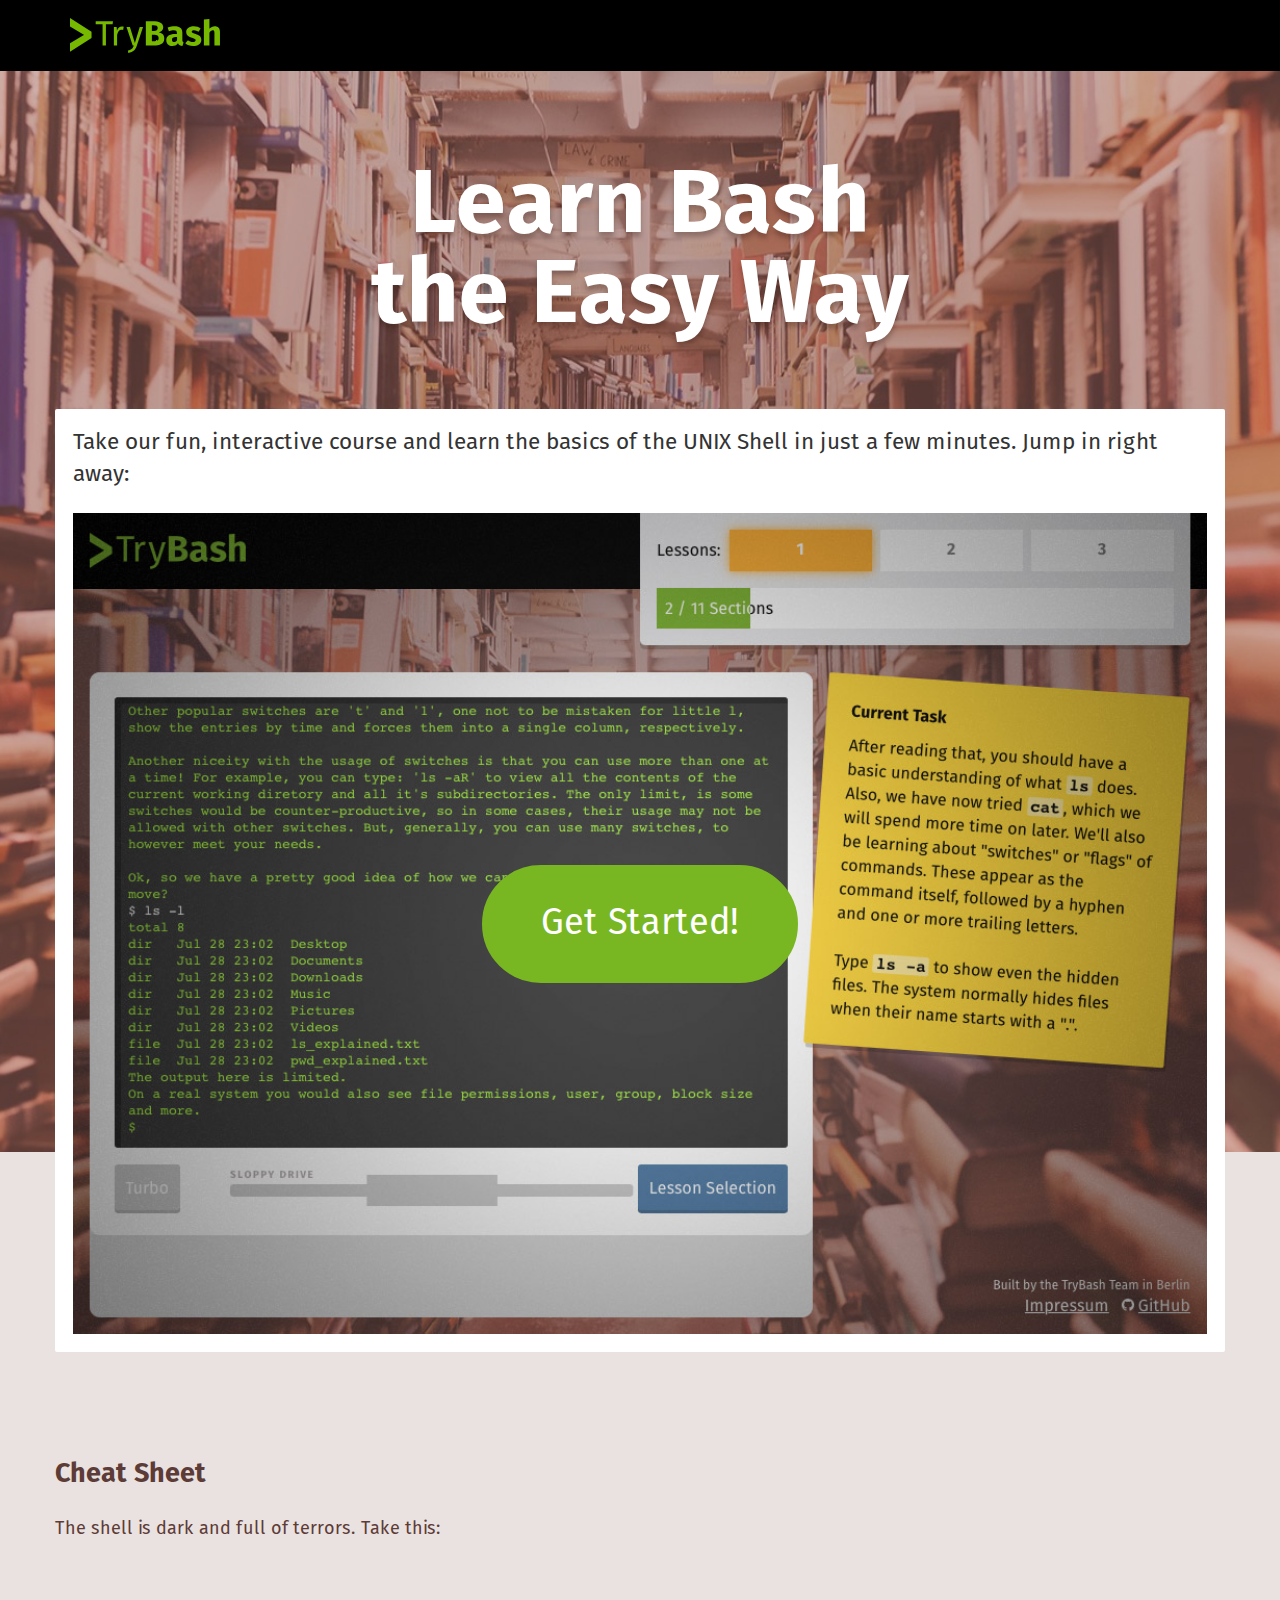
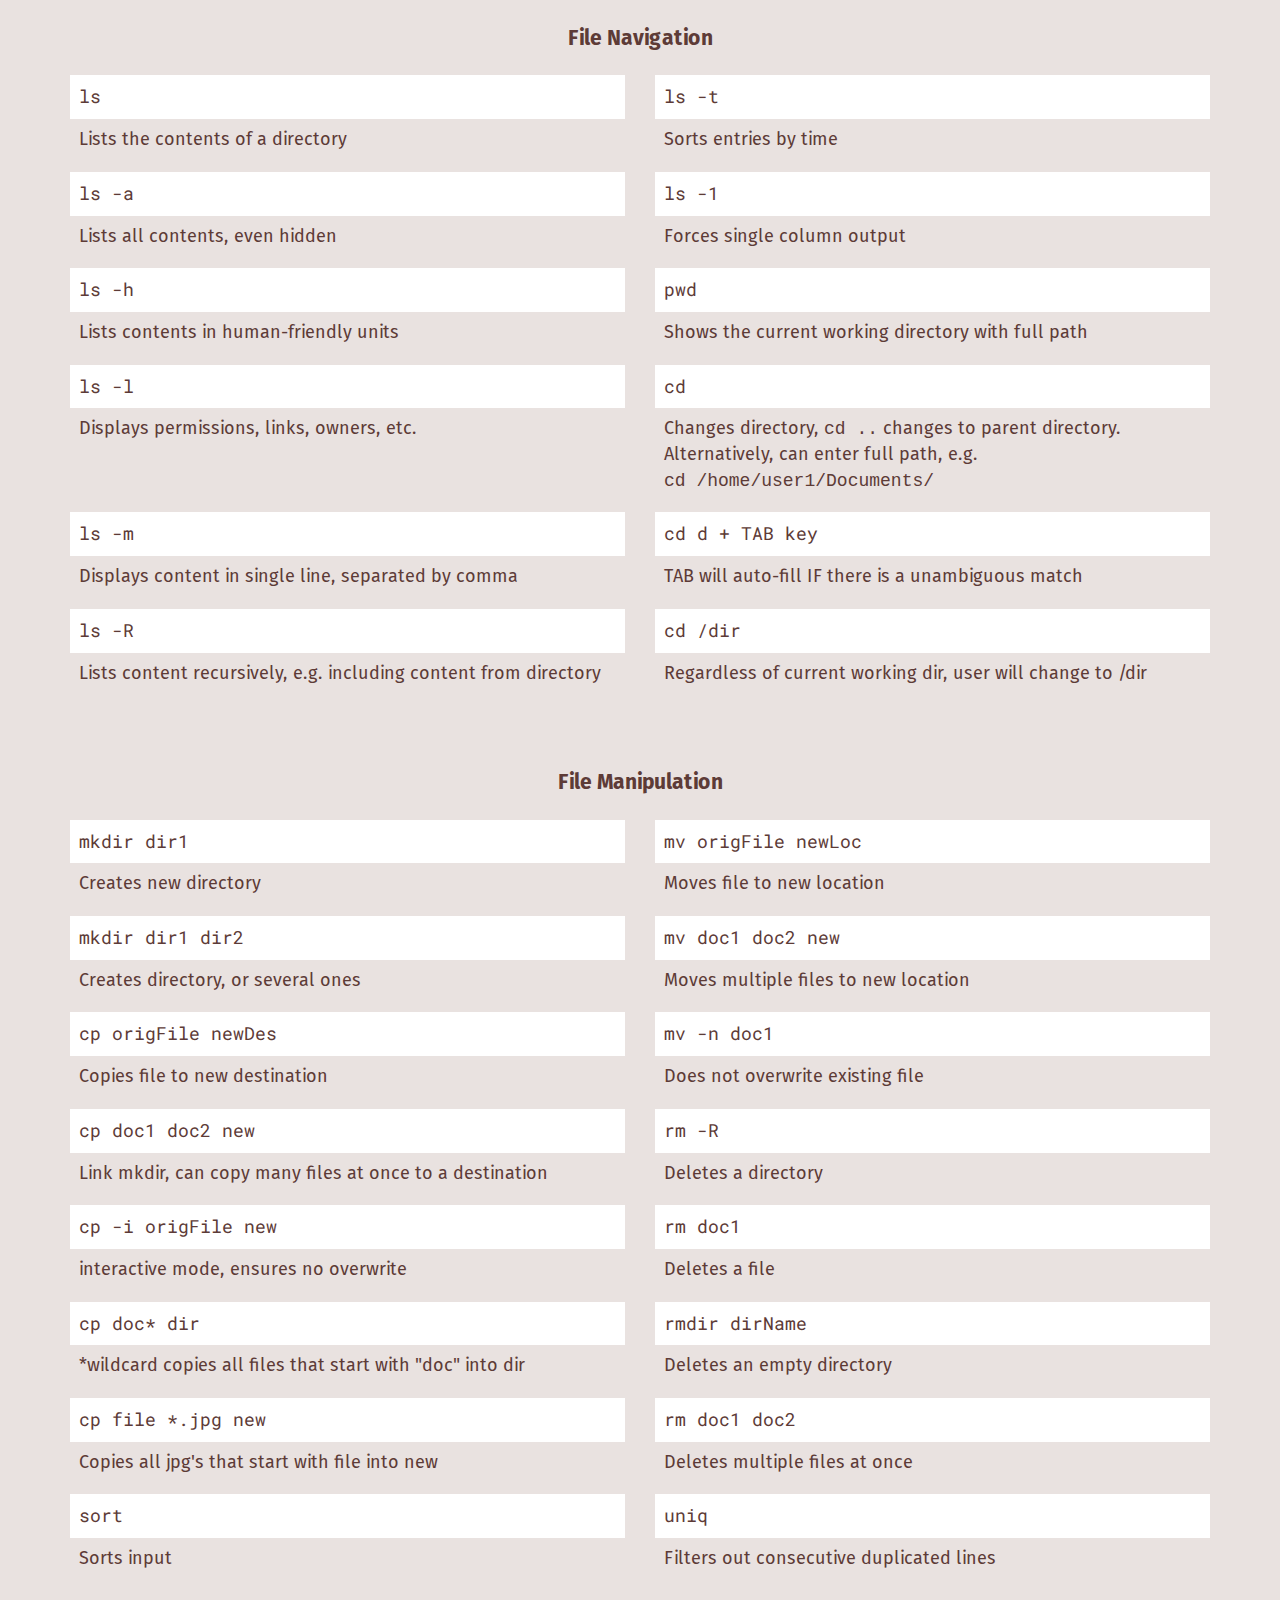
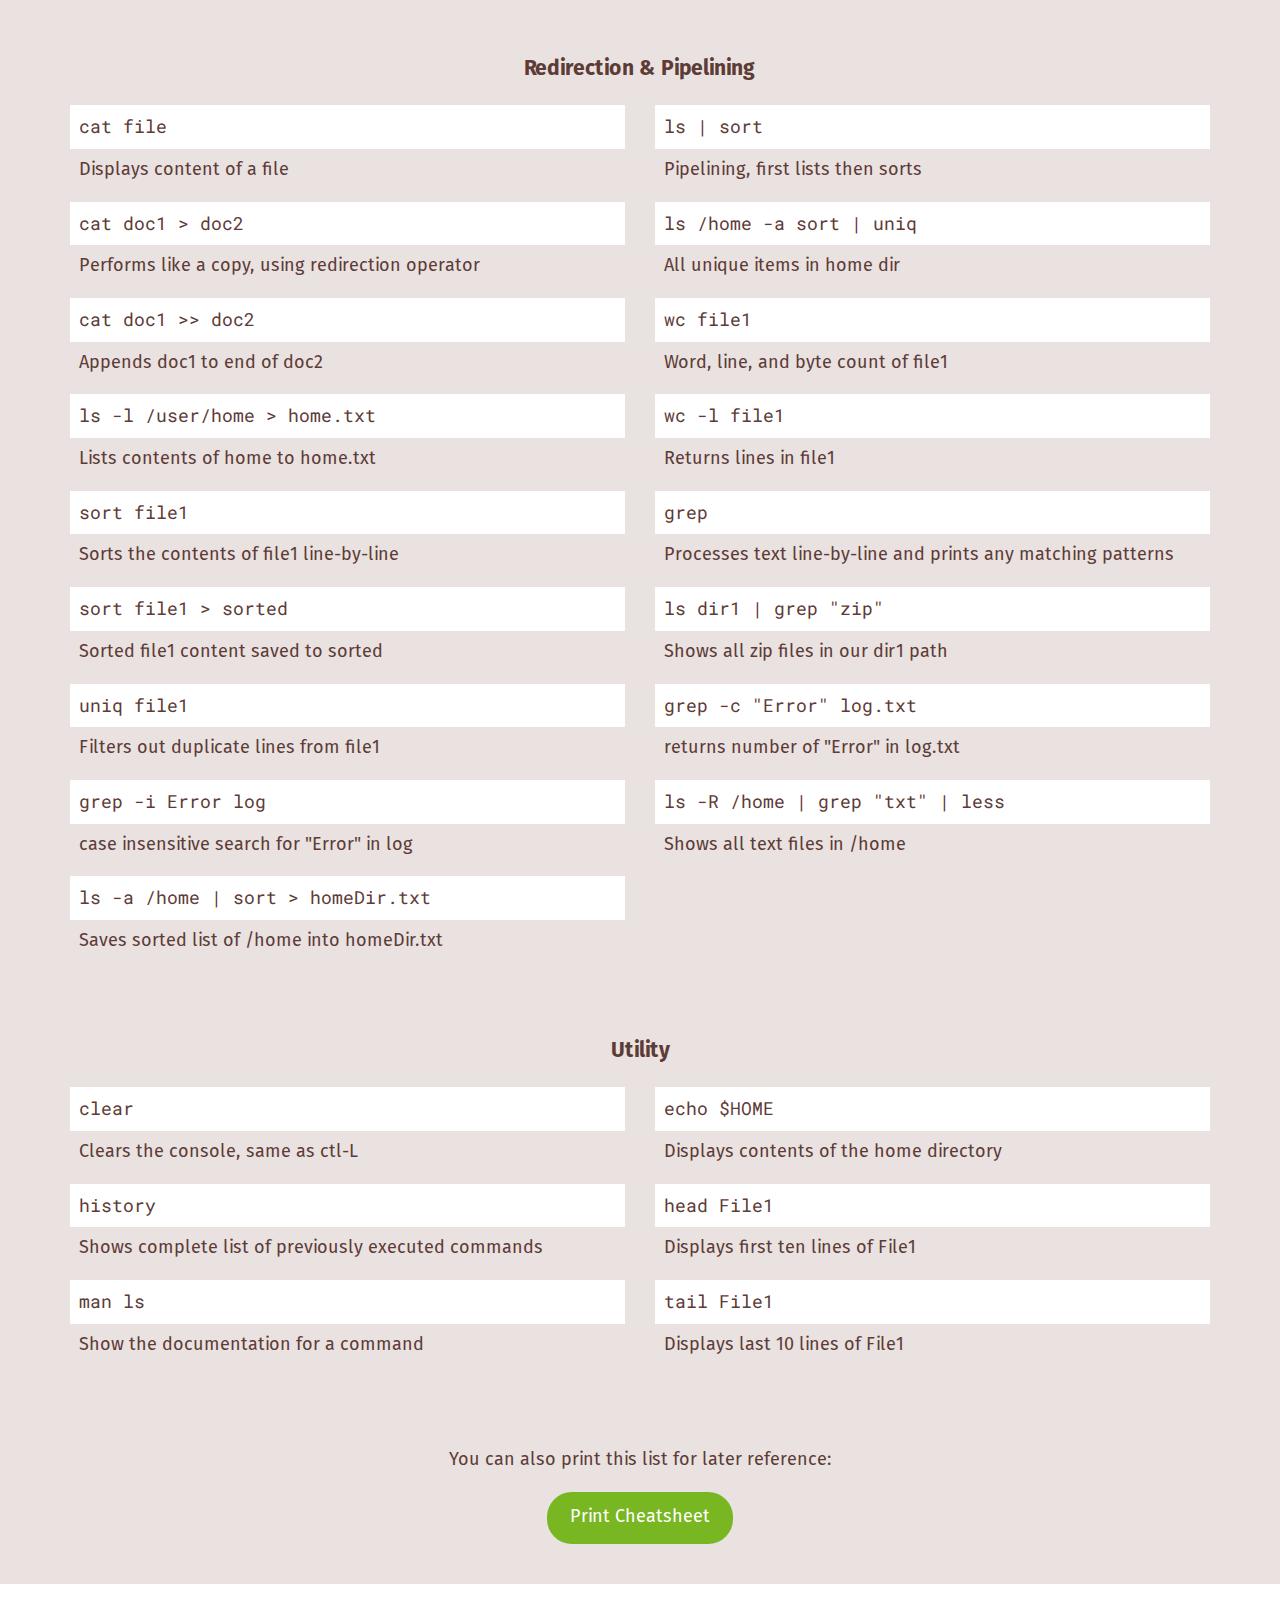
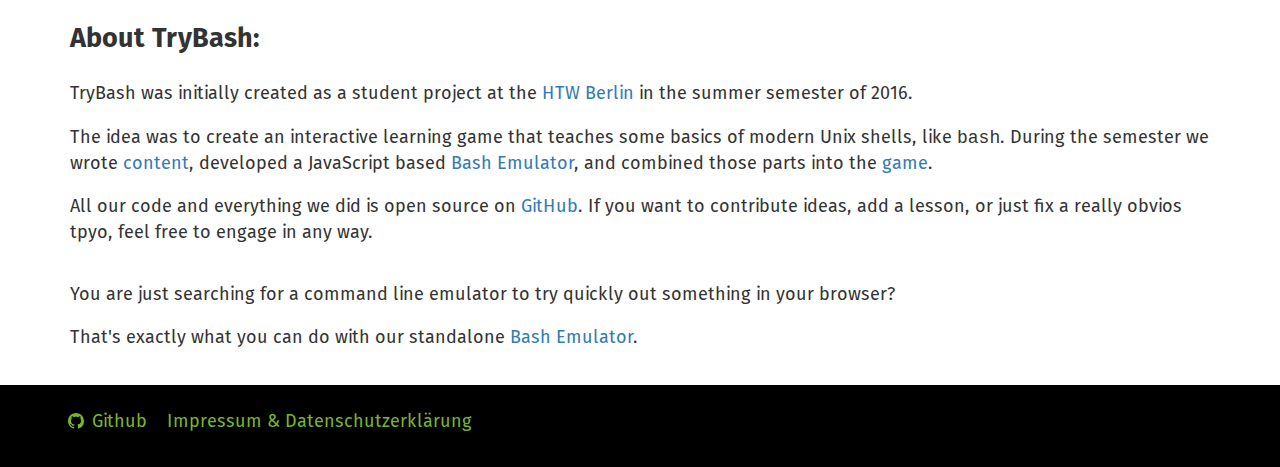
<file: index.html>
<!doctype html>

<html lang="en">
<head>
  <meta charset="utf-8">

  <title>TryBash - Learn Bash the Easy Way</title>
  <meta name="description" content="Command Line Tutorial">
  <meta name="author" content="TryBash Team">
  <link rel="stylesheet" type="text/css" href="css/bootstrap.min.css" media="screen">
  <link rel="stylesheet" type="text/css" href="css/style.css" media="screen">
  <link rel="stylesheet" type="text/css" href="css/print.css" media="print">

  <link rel="icon" type="image/png" sizes="16x16" href="img/favicons/favicon-16x16.png">
  <link rel="icon" type="image/png" sizes="32x32" href="img/favicons/favicon-32x32.png">
  <link rel="icon" type="image/png" sizes="96x96" href="img/favicons/favicon-96x96.png">
</head>

<body>
  <div class="content">
    <header>
      <div class="container">
        <div class="row">
          <div class="col-xs-12 header">
            <a href="/">
              <img src="img/logo.svg" class="logo">
            </a>
          </div>
        </div>
      </div>
    </header>

    <div class="cover">
      <div class="container">
        <div class="row">
          <h1 class="title">Learn Bash<br>the Easy Way</h1>
          <div class="col-xs-12 Game">
            <p>
              Take our fun, interactive course and learn the basics of the UNIX Shell in just a few minutes. Jump in right away:
            </p>
            <a href="/game" class="Game-imageWrapper">
              <span class="Game-button">
                Get Started!
              </span>
              <img class="Game-image" src="img/terminal.jpg" alt="terminal"/>
            </a>

          </div>
        </div>
      </div>
    </div>

    <div class="cheatsheet">
      <div class="container">
        <div class="row">
          <div class="cheatsheet-content col-xs-12">
            <div class="row">
              <h2>
                <!-- Logo for print styles -->
                <img src="img/logo-black.svg" class="logo-black">
                Cheat Sheet
              </h2>
              <p class="cheatsheet-text">The shell is dark and full of terrors. Take this:</p>
            </div>
            <div class="row">
              <h3 class="command-category">File Navigation</h3>
              <div class="col-xs-12">
                <div class="row">
                  <div class="col-xs-12 col-md-6">
                      <p class="command left">ls</p>
                      <p class="command-desc left">Lists the contents of a directory</p>
                  </div>
                  <div class="col-xs-12 col-md-6">
                      <p class="command right">ls -t</p>
                      <p class="command-desc right">Sorts entries by time</p>
                    </div>
                  </div>
                  <div class="row">
                    <div class="col-xs-12 col-md-6">
                      <p class="command left">ls -a</p>
                      <p class="command-desc left">Lists all contents, even hidden</p>
                    </div>
                    <div class="col-xs-12 col-md-6">
                      <p class="command right">ls -1</p>
                      <p class="command-desc right">Forces single column output</p>
                    </div>
                  </div>
                  <div class="row">
                    <div class="col-xs-12 col-md-6">
                      <p class="command left">ls -h</p>
                      <p class="command-desc left">Lists contents in human-friendly units</p>
                    </div>
                    <div class="col-xs-12 col-md-6">
                      <p class="command right">pwd</p>
                      <p class="command-desc right">Shows the current working directory with full path</p>
                    </div>
                  </div>
                  <div class="row">
                    <div class="col-xs-12 col-md-6">
                      <p class="command left">ls -l</p>
                      <p class="command-desc left">Displays permissions, links, owners, etc.</p>
                    </div>
                    <div class="col-xs-12 col-md-6">
                      <p class="command right">cd</p>
                      <p class="command-desc right">Changes directory, <code>cd ..</code> changes to parent directory. Alternatively, can enter full path, e.g. <code>cd /home/user1/Documents/</code></p>
                    </div>
                  </div>
                  <div class="row">
                    <div class="col-xs-12 col-md-6">
                      <p class="command left">ls -m</p>
                      <p class="command-desc left">Displays content in single line, separated by comma</p>
                    </div>
                    <div class="col-xs-12 col-md-6">
                      <p class="command right">cd d + TAB key</p>
                      <p class="command-desc right">TAB will auto-fill IF there is a unambiguous match</p>
                    </div>
                  </div>
                  <div class="row">
                    <div class="col-xs-12 col-md-6">
                      <p class="command left">ls -R</p>
                      <p class="command-desc left">Lists content recursively, e.g. including content from directory</p>
                    </div>
                    <div class="col-xs-12 col-md-6">
                      <p class="command right">cd /dir</p>
                      <p class="command-desc right">Regardless of current working dir, user will change to /dir</p>
                    </div>
                  </div>
              </div>
            </div>
            <div class="row">
              <h3 class="command-category">File Manipulation</h3>
              <div class="col-xs-12">
                <div class="row">
                    <div class="col-xs-12 col-md-6">
                      <p class="command">mkdir dir1</p>
                      <p class="command-desc">Creates new directory</p>
                    </div>
                    <div class="col-xs-12 col-md-6">
                      <p class="command">mv origFile newLoc</p>
                      <p class="command-desc">Moves file to new location</p>
                    </div>
                </div>
                <div class="row">
                    <div class="col-xs-12 col-md-6">
                      <p class="command">mkdir dir1 dir2</p>
                      <p class="command-desc">Creates directory, or several ones</p>
                    </div>
                    <div class="col-xs-12 col-md-6">
                      <p class="command">mv doc1 doc2 new</p>
                      <p class="command-desc">Moves multiple files to new location</p>
                    </div>
                </div>
                <div class="row">
                    <div class="col-xs-12 col-md-6">
                      <p class="command">cp origFile newDes</p>
                      <p class="command-desc">Copies file to new destination</p>
                    </div>
                    <div class="col-xs-12 col-md-6">
                      <p class="command">mv -n doc1</p>
                      <p class="command-desc">Does not overwrite existing file</p>
                    </div>
                </div>
                <div class="row">
                    <div class="col-xs-12 col-md-6">
                      <p class="command">cp doc1 doc2 new</p>
                      <p class="command-desc">Link mkdir, can copy many files at once to a destination</p>
                    </div>
                    <div class="col-xs-12 col-md-6">
                      <p class="command">rm -R</p>
                      <p class="command-desc">Deletes a directory</p>
                    </div>
                </div>
                <div class="row">
                    <div class="col-xs-12 col-md-6">
                      <p class="command">cp -i origFile new</p>
                      <p class="command-desc">interactive mode, ensures no overwrite</p>
                    </div>
                    <div class="col-xs-12 col-md-6">
                      <p class="command">rm doc1</p>
                      <p class="command-desc">Deletes a file</p>
                    </div>
                </div>
                <div class="row">
                    <div class="col-xs-12 col-md-6">
                      <p class="command">cp doc* dir</p>
                      <p class="command-desc">*wildcard copies all files that start with "doc" into dir</p>
                    </div>
                    <div class="col-xs-12 col-md-6">
                      <p class="command">rmdir dirName</p>
                      <p class="command-desc">Deletes an empty directory</p>
                    </div>
                </div>
                <div class="row">
                    <div class="col-xs-12 col-md-6">
                      <p class="command">cp file *.jpg new</p>
                      <p class="command-desc">Copies all jpg's that start with file into new</p>
                    </div>
                    <div class="col-xs-12 col-md-6">
                      <p class="command">rm doc1 doc2</p>
                      <p class="command-desc">Deletes multiple files at once</p>
                    </div>
                </div>
                <div class="row">
                    <div class="col-xs-12 col-md-6">
                      <p class="command">sort</p>
                      <p class="command-desc">Sorts input</p>
                    </div>
                    <div class="col-xs-12 col-md-6">
                      <p class="command">uniq</p>
                      <p class="command-desc">Filters out consecutive duplicated lines</p>
                    </div>
                </div>
              </div>
            </div>
            <div class="row">
              <h3 class="command-category">Redirection & Pipelining</h3>
              <div class="col-xs-12">
                <div class="row">
                    <div class="col-xs-12 col-md-6">
                      <p class="command">cat file</p>
                      <p class="command-desc">Displays content of a file</p>
                    </div>
                    <div class="col-xs-12 col-md-6">
                      <p class="command">ls | sort</p>
                      <p class="command-desc">Pipelining, first lists then sorts</p>
                    </div>
                </div>
                <div class="row">
                    <div class="col-xs-12 col-md-6">
                      <p class="command">cat doc1 &gt; doc2</p>
                      <p class="command-desc">Performs like a copy, using redirection operator</p>
                    </div>
                    <div class="col-xs-12 col-md-6">
                      <p class="command">ls /home -a sort | uniq</p>
                      <p class="command-desc">All unique items in home dir</p>
                    </div>
                </div>
                <div class="row">
                    <div class="col-xs-12 col-md-6">
                      <p class="command">cat doc1 &gt;&gt; doc2 </p>
                      <p class="command-desc">Appends doc1 to end of doc2</p>
                    </div>
                    <div class="col-xs-12 col-md-6">
                      <p class="command">wc file1</p>
                      <p class="command-desc">Word, line, and byte count of file1</p>
                    </div>
                </div>
                <div class="row">
                    <div class="col-xs-12 col-md-6">
                      <p class="command">ls -l /user/home &gt; home.txt</p>
                      <p class="command-desc">Lists contents of home to home.txt</p>
                    </div>
                    <div class="col-xs-12 col-md-6">
                      <p class="command">wc -l file1</p>
                      <p class="command-desc">Returns lines in file1</p>
                    </div>
                </div>
                <div class="row">
                    <div class="col-xs-12 col-md-6">
                      <p class="command">sort file1</p>
                      <p class="command-desc">Sorts the contents of file1 line-by-line</p>
                    </div>
                    <div class="col-xs-12 col-md-6">
                      <p class="command">grep</p>
                      <p class="command-desc">Processes text line-by-line and prints any matching patterns</p>
                    </div>
                </div>
                <div class="row">
                    <div class="col-xs-12 col-md-6">
                      <p class="command">sort file1 &gt; sorted</p>
                      <p class="command-desc">Sorted file1 content saved to sorted</p>
                    </div>
                    <div class="col-xs-12 col-md-6">
                      <p class="command">ls dir1 | grep "zip"</p>
                      <p class="command-desc">Shows all zip files in our dir1 path</p>
                    </div>
                </div>
                <div class="row">
                    <div class="col-xs-12 col-md-6">
                      <p class="command">uniq file1</p>
                      <p class="command-desc">Filters out duplicate lines from file1</p>
                    </div>
                    <div class="col-xs-12 col-md-6">
                      <p class="command">grep -c "Error" log.txt</p>
                      <p class="command-desc">returns number of "Error" in log.txt</p>
                    </div>
                </div>
                <div class="row">
                    <div class="col-xs-12 col-md-6">
                      <p class="command">grep -i Error log</p>
                      <p class="command-desc">case insensitive search for "Error" in log</p>
                    </div>
                    <div class="col-xs-12 col-md-6">
                      <p class="command">ls -R /home | grep "txt" | less</p>
                      <p class="command-desc">Shows all text files in /home</p>
                    </div>
                </div>
                <div class="row">
                    <div class="col-xs-12 col-md-6">
                      <p class="command">ls -a /home | sort &gt; homeDir.txt</p>
                      <p class="command-desc">Saves sorted list of /home into homeDir.txt</p>
                    </div>
                </div>
              </div>
            </div>
             <div class="row">
              <h3 class="command-category">Utility</h3>
              <div class="col-xs-12">
                <div class="row">
                    <div class="col-xs-12 col-md-6">
                      <p class="command">clear</p>
                      <p class="command-desc">Clears the console, same as ctl-L</p>
                    </div>
                    <div class="col-xs-12 col-md-6">
                      <p class="command">echo $HOME</p>
                      <p class="command-desc">Displays contents of the home directory</p>
                    </div>
                </div>
                <div class="row">
                    <div class="col-xs-12 col-md-6">
                      <p class="command">history</p>
                      <p class="command-desc">Shows complete list of previously executed commands</p>
                    </div>
                    <div class="col-xs-12 col-md-6">
                      <p class="command">head File1</p>
                      <p class="command-desc">Displays first ten lines of File1</p>
                    </div>
                </div>
                <div class="row">
                    <div class="col-xs-12 col-md-6">
                      <p class="command">man ls</p>
                      <p class="command-desc">Show the documentation for a command</p>
                    </div>
                    <div class="col-xs-12 col-md-6">
                      <p class="command">tail File1</p>
                      <p class="command-desc">Displays last 10 lines of File1</p>
                    </div>
                </div>
              </div>
            </div>
            <div class="row print">
              <p>You can also print this list for later reference:</p>
              <button onclick="window.print()" class="print-button">
                Print Cheatsheet
              </button>
            </div>
          </div>

        </div>
      </div>
    </div>

    <div class="about">
      <div class="container">
        <div class="row">
          <div class="col-xs-12">
            <h2>About TryBash:</h2>
            <p class="desc">
              TryBash was initially created as a student project at the <a href="https://www.htw-berlin.de/">HTW Berlin</a> in the summer semester of 2016.
            </p>
            <p class="desc">
              The idea was to create an interactive learning game that teaches some basics of modern Unix shells, like <code>bash</code>. During the semester we wrote <a href="https://github.com/trybash/content">content</a>, developed a JavaScript based <a href="https://github.com/trybash/bash-emulator">Bash Emulator</a>, and combined those parts into the <a href="https://github.com/trybash/game">game</a>.
            </p>
            <p class="desc">
              All our code and everything we did is open source on <a href="https://github.com/trybash">GitHub</a>. If you want to contribute ideas, add a lesson, or just fix a really obvios tpyo, feel free to engage in any way.
            </p>
          </div>
        </div><div class="row">
          <div class="col-xs-12">
            <p class="desc">
              You are just searching for a command line emulator to try quickly out something in your browser?
            </p>
            <p class="desc">
              That's exactly what you can do with our standalone <a href="https://trybash.github.io/bash-emulator">Bash Emulator</a>.
            </p>
          </div>
        </div>
      </div>
    </div>
    <footer>
      <div class="container">
        <div class="row">
          <div class="col-xs-12">
            <!-- https://octicons.github.com/icon/mark-github/ -->
            <a href="https://github.com/trybash"><svg xmlns="http://www.w3.org/2000/svg" width="16" height="16" viewBox="0 0 16 16" class="github-link"><path d="M8 0C3.58 0 0 3.58 0 8c0 3.54 2.29 6.53 5.47 7.59.4.07.55-.17.55-.38 0-.19-.01-.82-.01-1.49-2.01.37-2.53-.49-2.69-.94-.09-.23-.48-.94-.82-1.13-.28-.15-.68-.52-.01-.53.63-.01 1.08.58 1.23.82.72 1.21 1.87.87 2.33.66.07-.52.28-.87.51-1.07-1.78-.2-3.64-.89-3.64-3.95 0-.87.31-1.59.82-2.15-.08-.2-.36-1.02.08-2.12 0 0 .67-.21 2.2.82.64-.18 1.32-.27 2-.27.68 0 1.36.09 2 .27 1.53-1.04 2.2-.82 2.2-.82.44 1.1.16 1.92.08 2.12.51.56.82 1.27.82 2.15 0 3.07-1.87 3.75-3.65 3.95.29.25.54.73.54 1.48 0 1.07-.01 1.93-.01 2.2 0 .21.15.46.55.38A8.013 8.013 0 0 0 16 8c0-4.42-3.58-8-8-8z"/></svg>Github</a>
            <a href="impressum.html">Impressum & Datenschutzerklärung</a>
          </div>
        </div>
      </div>
    </footer>
  </div>

</body>
</html>
</file>
<file: css/style.css>
@font-face {
  font-family: 'Fira Sans';
  font-weight: 400;
  font-style: normal;
  src: url('../fonts/Fira-Sans-regular.eot');
  src: url('../fonts/Fira-Sans-regular.eot?#iefix') format('embedded-opentype'),
       local('Fira Sans'),
       local('Fira-Sans-regular'),
       url('../fonts/Fira-Sans-regular.woff2') format('woff2'),
       url('../fonts/Fira-Sans-regular.woff') format('woff'),
       url('../fonts/Fira-Sans-regular.ttf') format('truetype'),
       url('../fonts/Fira-Sans-regular.svg#FiraSans') format('svg');
}

@font-face {
  font-family: 'Fira Sans';
  font-weight: 700;
  font-style: normal;
  src: url('../fonts/Fira-Sans-700.eot');
  src: url('../fonts/Fira-Sans-700.eot?#iefix') format('embedded-opentype'),
       local('Fira Sans Bold'),
       local('Fira-Sans-700'),
       url('../fonts/Fira-Sans-700.woff2') format('woff2'),
       url('../fonts/Fira-Sans-700.woff') format('woff'),
       url('../fonts/Fira-Sans-700.ttf') format('truetype'),
       url('../fonts/Fira-Sans-700.svg#FiraSans') format('svg');
}

@font-face {
  font-family: 'Roboto Mono';
  font-weight: 400;
  font-style: normal;
  src: url('../fonts/Roboto-Mono-regular.eot');
  src: url('../fonts/Roboto-Mono-regular.eot?#iefix') format('embedded-opentype'),
       local('Roboto Mono'),
       local('Roboto-Mono-regular'),
       url('../fonts/Roboto-Mono-regular.woff2') format('woff2'),
       url('../fonts/Roboto-Mono-regular.woff') format('woff'),
       url('../fonts/Roboto-Mono-regular.ttf') format('truetype'),
       url('../fonts/Roboto-Mono-regular.svg#RobotoMono') format('svg');
}

* {
  position: relative;
}

body {
  font-family: "Fira Sans", Helvetica, Arial, sans-serif;
  font-size: 18px;
  background-color: black;
  height: 100%;
}

header, footer {
  background-color: black;
}

.logo {
  display: block;
  max-width: 150px;
  float: left;

  margin: 0;
  margin-top: 1em;
  margin-bottom: 1em;

  padding: 0;

  color: #78b722;
}

.logo-black {
  display: none;
}

.cover {
  background-image: url("../img/titelbild-example.jpg");
  background-height: 100%;
  background-repeat: no-repeat;
  background-size: cover;
  background-position: center top;
}

.content {
  background: #e9e2e0;
}

.title {
  margin: 0;
  margin-top: 1em;
  margin-bottom: 0.75em;

  color: white;
  font-size: 8vw;
  font-weight: bold;
  letter-spacing: 0.3px;
  text-align: center;
  text-shadow: 0px 5px 5px rgba(48,20,12,0.30);
  line-height: 1;
}

@media screen and (min-width: 1024px) {
  .title {
    font-size: 90px;
  }
}

.Game {
  margin-bottom: -200px;
  padding: 1em;
  border-radius: 2px;
  background-color: white;
  z-index: 10;
}

.Game-imageWrapper {
  display: block;
}

.Game-button {
  position: absolute;
  top: 50%;
  left: 50%;
  transform: translate(-50%, -50%);
  padding: 1em 1.5em;
  font-size: 2em;
  line-height: 1;
  white-space: nowrap;
  color: white;
  background-color: #78b722;
  border-radius: 2em;
  border: 5px solid #78b722;
  z-index: 10;
}

.Game-imageWrapper:hover .Game-button {
  color: #78b722;
  background-color: white;
  text-decoration: none;
}

.Game-image {
  display: block;
  width: 100%;
}

.Game p {
  margin: 0;
  margin-bottom: 1em;
  padding: 0;
  font-size: 1.25em;
  text-align: left;
}

.cheatsheet {
  padding-top: 200px;
  padding-bottom: 40px;
  background: #e9e2e0;
  color: #5d3b37;
}

.cheatsheet-content {
  margin-top: 7%;
}


.cheatsheet code {
  white-space: nowrap;
}


@media screen and (min-width: 1024px) {
  .cheasheet {
    padding: 15px;
  }
}

.command-category,
.print {
  text-align: center;
  margin-top: 3em;
}

.command {
  background-color: white;
  margin: 0;
  padding: 0.5em;
  font-family: Roboto Mono;
}

.command-desc {
  margin-top: 0.5em;
  margin-bottom: 1em;
  padding-left: 0.5em;
}

.print-button,
.print-button:active,
.print-button:target,
.print-button:focus {
  display: inline-block;
  padding: 10px 20px;
  background-color: #78b722;
  border-radius: 25px;
  border: 3px solid #78b722;
  color: white;
  margin: 0 10px;
  text-decoration: none;
}

.print-button:hover{
  background-color: white;
  text-decoration: none;
  color: #78b722;
}

.about {
  background-color: white;
  padding: 15px;
}

.angleSmall {
  float: right;
  color: #78b722;
  font-size: 25px;
  margin-top: -5px;
}

.impressum {
  margin-top: 50px;
  margin-bottom: 50px;
  background: #e9e2e0;
  color: #5d3b37;
}

footer {
  padding-top: 25px;
  padding-bottom: 25px;
}

footer a {
  margin-right: 15px;
  margin-top: 15px;
  color: #78b722;
  text-decoration: none;
}

footer a:hover {
  color: #78b722;
}

.github-link {
  fill: #78b722;
  top: 2px;
  right: 2px;
  margin-right: 6px;
}
</file>
<file: css/print.css>
@font-face {
  font-family: 'Fira Sans';
  font-weight: 400;
  font-style: normal;
  src: url('../fonts/Fira-Sans-regular.eot');
  src: url('../fonts/Fira-Sans-regular.eot?#iefix') format('embedded-opentype'),
       local('Fira Sans'),
       local('Fira-Sans-regular'),
       url('../fonts/Fira-Sans-regular.woff2') format('woff2'),
       url('../fonts/Fira-Sans-regular.woff') format('woff'),
       url('../fonts/Fira-Sans-regular.ttf') format('truetype'),
       url('../fonts/Fira-Sans-regular.svg#FiraSans') format('svg');
}

@font-face {
  font-family: 'Fira Sans';
  font-weight: 700;
  font-style: normal;
  src: url('../fonts/Fira-Sans-700.eot');
  src: url('../fonts/Fira-Sans-700.eot?#iefix') format('embedded-opentype'),
       local('Fira Sans Bold'),
       local('Fira-Sans-700'),
       url('../fonts/Fira-Sans-700.woff2') format('woff2'),
       url('../fonts/Fira-Sans-700.woff') format('woff'),
       url('../fonts/Fira-Sans-700.ttf') format('truetype'),
       url('../fonts/Fira-Sans-700.svg#FiraSans') format('svg');
}

@font-face {
  font-family: 'Roboto Mono';
  font-weight: 400;
  font-style: normal;
  src: url('../fonts/Roboto-Mono-regular.eot');
  src: url('../fonts/Roboto-Mono-regular.eot?#iefix') format('embedded-opentype'),
       local('Roboto Mono'),
       local('Roboto-Mono-regular'),
       url('../fonts/Roboto-Mono-regular.woff2') format('woff2'),
       url('../fonts/Roboto-Mono-regular.woff') format('woff'),
       url('../fonts/Roboto-Mono-regular.ttf') format('truetype'),
       url('../fonts/Roboto-Mono-regular.svg#RobotoMono') format('svg');
}

* {
  box-sizing: border-box;
  position: relative;
  margin: 0;
  padding: 0;
}

body {
  font-family: "Fira Sans", Helvetica, Arial, sans-serif;
  font-size: 15px;
}

.logo,
.cover,
.about,
.print,
.cheatsheet-text,
footer {
  display: none !important;
}

h1,
h2,
h3 {
  text-align: center;
}

.logo-black {
  display: inline-block;
  top: 5px;
  width: 2.5cm;
  margin-right: 0.25cm;
}

.row {
  display: block;
  clear: both;
}

.col-md-6 {
  display: block;
  width: 49.5%;
  margin-bottom: 0.5em;
  float: left;

  border-top: 1px solid #ccc;
  border-bottom: 1px solid #ccc;

  page-break-before: always;
  page-break-inside: avoid;
}

.command {
  padding: 0.25em;
  background-color: #eee;
  font-family: monospace;
}

.command-desc {
  padding: 0.25em;
}

.col-md-6:first-child {
  margin-right: 0.5%;
}

.col-md-6:last-child {
  margin-left: 0.5%;
}
</file>
